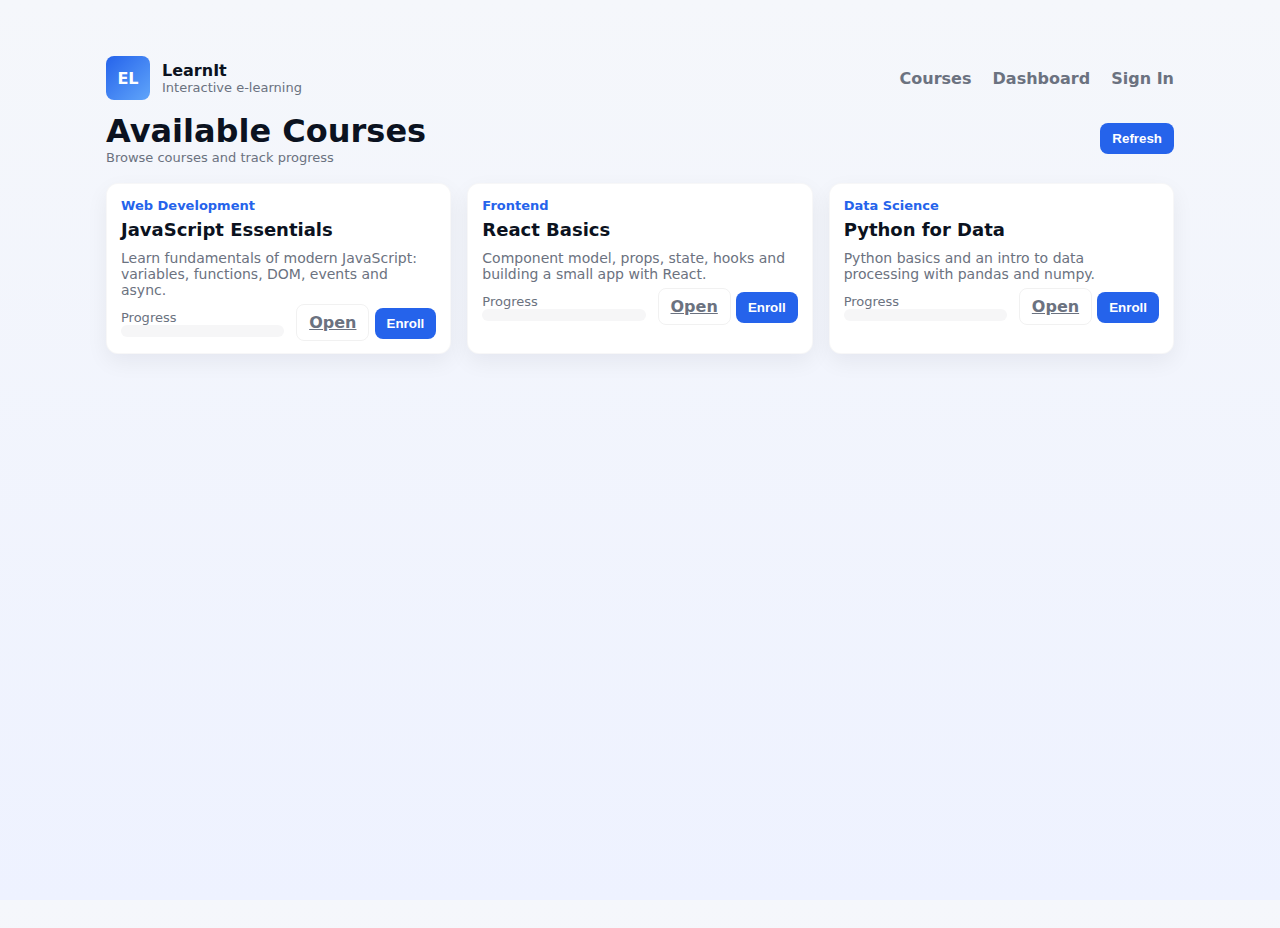
<file: index.html>
<!doctype html>
<html lang="en">
<head>
  <meta charset="utf-8" />
  <meta name="viewport" content="width=device-width,initial-scale=1" />
  <title>E-Learning — Courses</title>
  <link rel="stylesheet" href="style.css">
</head>
<body>
  <div class="container">
    <header class="header">
      <div class="brand">
        <div class="logo">EL</div>
        <div>
          <div style="font-weight:800">LearnIt</div>
          <div class="small">Interactive e-learning</div>
        </div>
      </div>

      <nav class="nav">
        <a href="index.html">Courses</a>
        <a href="dashboard.html">Dashboard</a>
        <a href="#">Sign In</a>
      </nav>
    </header>

    <main>
      <section>
        <div style="display:flex;justify-content:space-between;align-items:center">
          <div>
            <h1 style="margin:0">Available Courses</h1>
            <div class="small">Browse courses and track progress</div>
          </div>
          <div>
            <button class="btn" id="refreshBtn">Refresh</button>
          </div>
        </div>

        <div id="coursesGrid" class="grid" aria-live="polite"></div>
      </section>
    </main>
  </div>

  <script src="app.js"></script>
  <script>
    // on the index page only: render course list
    document.addEventListener('DOMContentLoaded', () => {
      renderCourseList();
      document.getElementById('refreshBtn').addEventListener('click', renderCourseList);
    });
  </script>
</body>
</html>
</file>
<file: style.css>
/* styles.css - shared styling for the e-learning front-end */

:root{
  --bg: #f5f7fb;
  --card: #ffffff;
  --muted: #6b7280;
  --accent: #2563eb;
  --success: #16a34a;
  --glass: rgba(15,23,42,0.04);
}

*{box-sizing:border-box}
html,body{height:100%}
body{
  margin:0;
  font-family: Inter, system-ui, -apple-system, "Segoe UI", Roboto, "Helvetica Neue", Arial;
  background: linear-gradient(180deg,var(--bg),#eef2ff);
  color:#0b1220;
  -webkit-font-smoothing:antialiased;
  -moz-osx-font-smoothing:grayscale;
}

/* Layout */
.container{max-width:1100px;margin:28px auto;padding:16px}
.header{
  display:flex;align-items:center;justify-content:space-between;padding:12px 0;
}
.brand{display:flex;align-items:center;gap:12px}
.logo{
  width:44px;height:44px;border-radius:8px;background:linear-gradient(135deg,var(--accent),#60a5fa);display:flex;align-items:center;justify-content:center;color:white;font-weight:700;
}
.nav a{margin-left:16px;color:var(--muted);text-decoration:none;font-weight:600}
.nav a:hover{color:var(--accent)}

/* Cards & lists */
.grid{
  display:grid;
  grid-template-columns: repeat(auto-fit,minmax(260px,1fr));
  gap:16px;
  margin-top:18px;
}
.card{
  background:var(--card);
  border-radius:12px;
  padding:14px;
  box-shadow:0 8px 22px rgba(13,18,34,0.06);
  border:1px solid rgba(10,12,20,0.03);
}
.card h3{margin:6px 0 10px;font-size:18px}
.card p{color:var(--muted);font-size:14px;margin:0}

/* meta row */
.meta{display:flex;gap:10px;align-items:center;font-size:13px;color:var(--muted)}
.btn{
  background:var(--accent);color:white;padding:8px 12px;border-radius:8px;border:none;cursor:pointer;font-weight:700;
}
.btn.secondary{background:transparent;border:1px solid rgba(10,12,20,0.06);color:var(--muted);font-weight:600}

/* progress bar */
.progress-wrap{background:var(--glass);border-radius:999px;padding:4px;width:100%;height:12px;overflow:hidden}
.progress{height:100%;border-radius:999px;background:linear-gradient(90deg,var(--accent),#60a5fa);width:0%}

/* Course page */
.course-top{display:flex;gap:18px;align-items:flex-start;flex-wrap:wrap}
.course-info{flex:1}
.course-video{width:520px;max-width:100%}
.lessons{margin-top:18px}
.lesson{display:flex;align-items:center;gap:12px;padding:10px;border-radius:10px;background:linear-gradient(180deg,#ffffff,#fbfdff);border:1px solid rgba(10,12,20,0.03);margin-bottom:10px}
.lesson .title{font-weight:600}
.lesson .meta{margin-left:auto}

/* dashboard */
.dashboard-grid{display:grid;grid-template-columns:1fr 320px;gap:18px}
.summary-card{padding:16px;border-radius:12px;background:linear-gradient(180deg,#fff,#fbfdff)}

/* small screens */
@media (max-width:840px){
  .course-top{flex-direction:column}
  .dashboard-grid{grid-template-columns:1fr}
}

/* utility */
.center{text-align:center}
.small{font-size:13px;color:var(--muted)}
.kicker{font-size:13px;color:var(--accent);font-weight:700}
</file>
